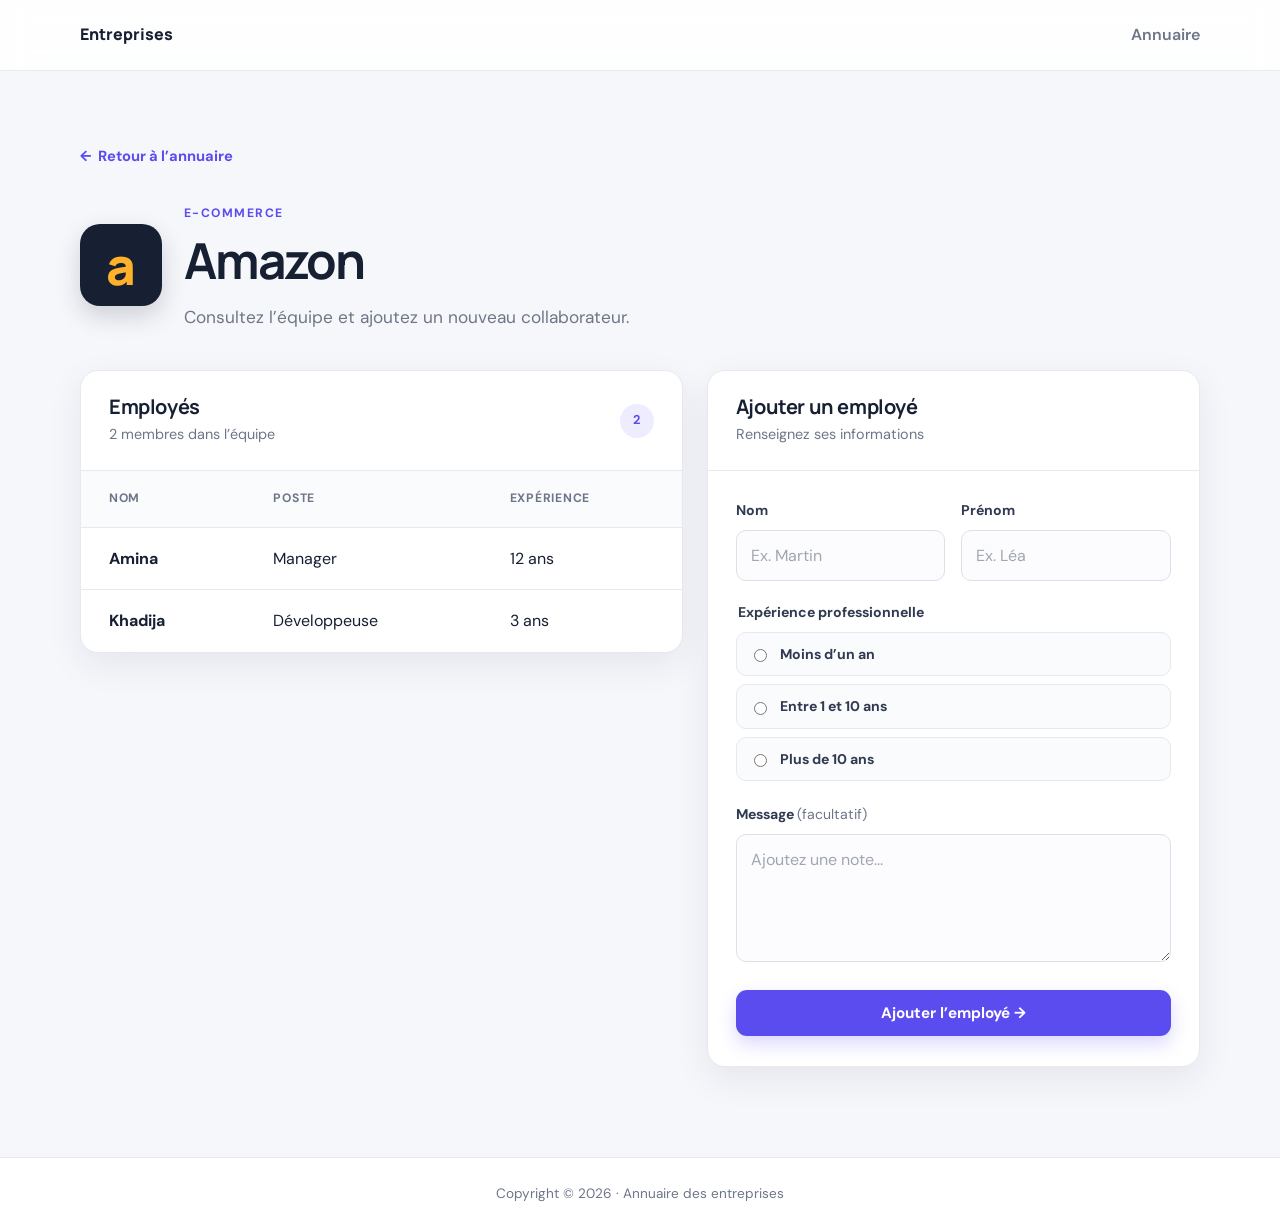
<file: details.html>
<!DOCTYPE html>
<html lang="fr">
<head>
    <meta charset="UTF-8">
    <meta name="viewport" content="width=device-width, initial-scale=1.0">
    <meta name="description" content="Consultez les employés et les informations de l'entreprise Amazon.">
    <title>Détail de l’entreprise — Amazon</title>
    <link rel="stylesheet" href="style.css">
</head>
<body>
    <header class="site-header">
        <nav class="nav container" aria-label="Navigation principale">
            <a class="brand" href="Entreprise.html"> Entreprises</a>
            <a class="nav-link" href="Entreprise.html">Annuaire</a>
        </nav>
    </header>

    <main class="container page-content">
        <a class="back-link" href="Entreprise.html"><span aria-hidden="true">←</span> Retour à l’annuaire</a>

        <section class="hero detail-hero">
            <div class="company-title">
                <div class="logo-frame"><span class="amazon-letter">a</span></div>
                <div>
                    <span class="eyebrow">E-commerce</span>
                    <h1>Amazon</h1>
                    <p class="description">Consultez l’équipe et ajoutez un nouveau collaborateur.</p>
                </div>
            </div>
        </section>

        <div class="details-grid">
            <section class="card company" aria-labelledby="employees-title">
                <div class="section-heading">
                    <div><h2 id="employees-title">Employés</h2><p>2 membres dans l’équipe</p></div>
                    <span class="count-badge">2</span>
                </div>
                <div class="table-wrapper">
                    <table>
                        <thead><tr><th scope="col">Nom</th><th scope="col">Poste</th><th scope="col">Expérience</th></tr></thead>
                        <tbody>
                            <tr><td><strong>Amina</strong></td><td>Manager</td><td>12 ans</td></tr>
                            <tr><td><strong>Khadija</strong></td><td>Développeuse</td><td>3 ans</td></tr>
                        </tbody>
                    </table>
                </div>
            </section>

            <section class="card form-section" aria-labelledby="form-title">
                <div class="section-heading"><div><h2 id="form-title">Ajouter un employé</h2><p>Renseignez ses informations</p></div></div>
                <form>
                    <div class="form-row">
                        <div class="form-group"><label for="nom">Nom</label><input type="text" id="nom" name="nom" placeholder="Ex. Martin" required></div>
                        <div class="form-group"><label for="prenom">Prénom</label><input type="text" id="prenom" name="prenom" placeholder="Ex. Léa" required></div>
                    </div>
                    <fieldset>
                        <legend>Expérience professionnelle</legend>
                        <label class="radio-option"><input type="radio" name="experience" value="-1an" required><span>Moins d’un an</span></label>
                        <label class="radio-option"><input type="radio" name="experience" value="1-10ans"><span>Entre 1 et 10 ans</span></label>
                        <label class="radio-option"><input type="radio" name="experience" value="+10ans"><span>Plus de 10 ans</span></label>
                    </fieldset>
                    <div class="form-group"><label for="message">Message <span class="optional">(facultatif)</span></label><textarea id="message" name="message" rows="4" placeholder="Ajoutez une note..."></textarea></div>
                    <button type="submit">Ajouter l’employé <span aria-hidden="true">→</span></button>
                </form>
            </section>
        </div>
    </main>

    <footer><div class="container">Copyright © 2026 · Annuaire des entreprises</div></footer>
</body>
</html>
</file>
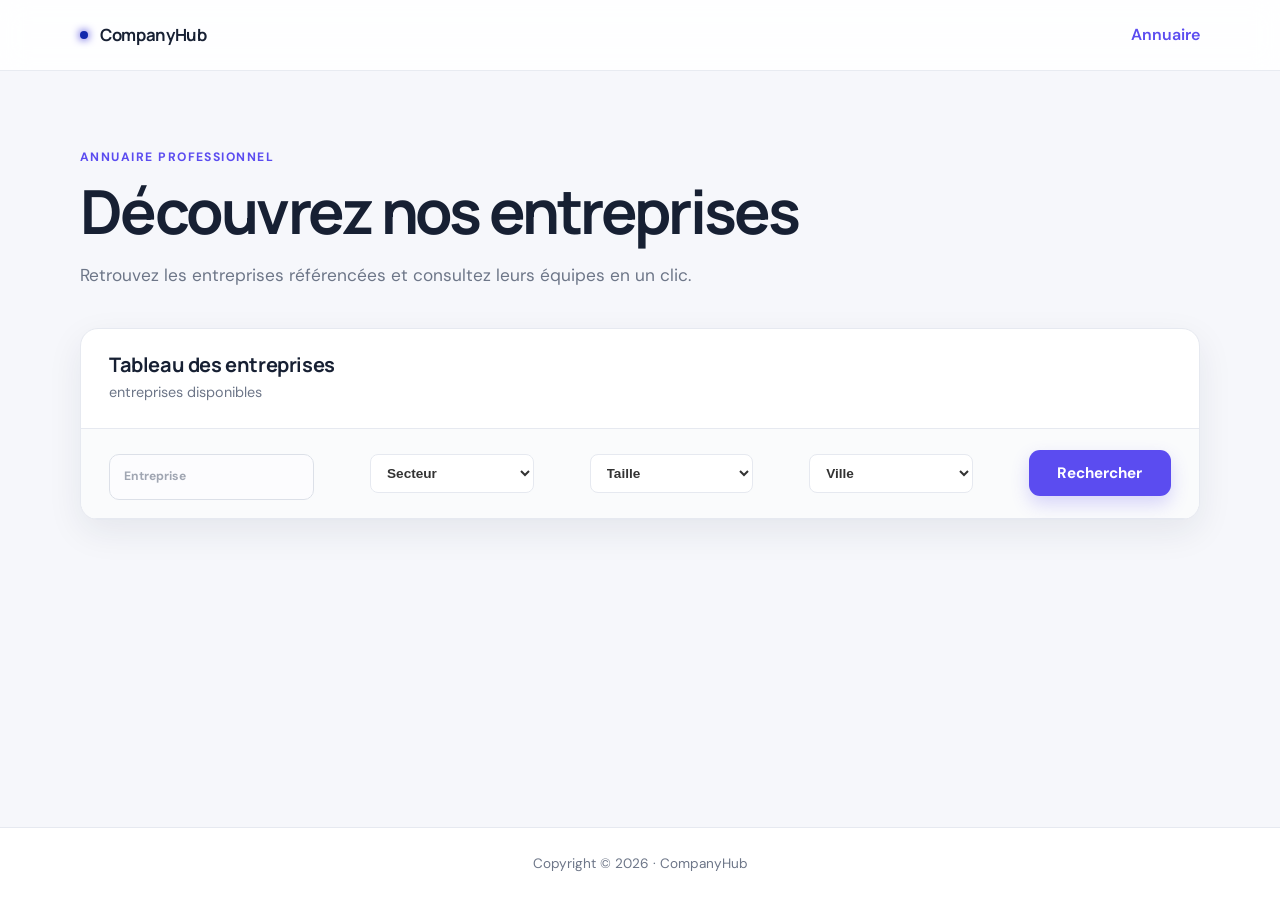
<file: Frontend/Entreprise.html>
<!DOCTYPE html>
<html lang="fr">
<head>
    <meta charset="UTF-8">
    <meta name="viewport" content="width=device-width, initial-scale=1.0">
    <meta name="description" content="Découvrez les entreprises référencées sur notre plateforme.">
    <title>CompanyHub</title>
    <link rel="stylesheet" href="style.css">
</head>
<body>
    <header class="site-header">
        <nav class="nav container" aria-label="Navigation principale">
            <a class="brand" href="Entreprise.html" aria-label="Accueil Entreprises">
            <span class="brand-indicator"></span>
            <span>CompanyHub</span>
            </a>
            <a class="nav-link active"  aria-current="page">Annuaire</a>
        </nav>
    </header>

    <main class="container page-content">
        <section class="hero">
            <span class="eyebrow">Annuaire professionnel</span>
            <h1>Découvrez nos entreprises</h1>
            <p class="description">Retrouvez les entreprises référencées et consultez leurs équipes en un clic.</p>
        </section>

        <section class="card company" aria-labelledby="companies-title">
            <div class="section-heading">
                <div>
                    <h2 id="companies-title">Tableau des entreprises</h2>
                    <p><span id="entreprisesNumber"></span> entreprises disponibles</p>
                </div>
            </div>

            <div class="table-wrapper">
                <table>
                    <thead>
                        <tr>
                            <th scope="col"><input type="text" name="" id="EntrepriseInput" oninput="filter();" placeholder="Entreprise"></th>
                            <th scope="col">
                                <select name="Secteur" id="SecteurInput">
                                    <option value="" selected>Secteur</option>
                                </select>
                            </th>
                            <th scope="col">
                                <select name="Taille" id="TailleInput">
                                    <option value="" selected>Taille</option>
                                </select>
                            </th>
                            <th scope="col">
                                 <select name="Ville" id="VilleInput">
                                    <option value="" selected>Ville</option>
                                </select>
                            </th>
                            <th scope="col"><button onclick="reloadTable()">Rechercher</button><span class="sr-only">Action</span></th>
                        </tr>
                        
                    </thead>
                    <tbody id="tableBodyEntreprise">
                       
                    </tbody>
                </table>
            </div>
        </section>
    </main>

    <footer><div class="container">Copyright © 2026 · CompanyHub</div></footer>
    <script src="JS/Entreprise.js"></script>
    <script src="JS/conf.js"></script>
</body>
</html>
</file>
<file: style.css>
@import url('https://fonts.googleapis.com/css2?family=DM+Sans:wght@400;500;600;700&family=Manrope:wght@700;800&display=swap');

:root {
    --primary: #5b4cf0;
    --primary-dark: #4436d8;
    --primary-soft: #eeecff;
    --ink: #172033;
    --muted: #6d7688;
    --line: #e6e9f0;
    --surface: #ffffff;
    --background: #f6f7fb;
    --success: #157f62;
    --radius: 18px;
    --shadow: 0 12px 35px rgba(31, 39, 68, .08);
}

* { box-sizing: border-box; }

body {
    margin: 0;
    min-height: 100vh;
    display: flex;
    flex-direction: column;
    color: var(--ink);
    background: var(--background);
    font-family: "DM Sans", sans-serif;
    line-height: 1.6;
}

.container { width: min(1120px, calc(100% - 40px)); margin-inline: auto; }

.site-header {
    position: sticky;
    top: 0;
    z-index: 10;
    background: rgba(255, 255, 255, .88);
    border-bottom: 1px solid rgba(230, 233, 240, .9);
    backdrop-filter: blur(14px);
}

.nav { min-height: 70px; display: flex; align-items: center; justify-content: space-between; }
.brand { display: inline-flex; align-items: center; gap: 10px; color: var(--ink); font-family: Manrope, sans-serif; font-weight: 800; text-decoration: none; }
.brand-mark { display: grid; width: 36px; height: 36px; place-items: center; color: white; background: linear-gradient(135deg, #7567ff, #4b3adb); border-radius: 10px; box-shadow: 0 6px 14px rgba(91, 76, 240, .25); }
.nav-link { color: var(--muted); font-weight: 600; text-decoration: none; }
.nav-link:hover, .nav-link.active { color: var(--primary); }

.page-content { flex: 1; padding-block: 72px 90px; }
.hero { max-width: 750px; margin-bottom: 38px; }
.eyebrow { display: inline-block; margin-bottom: 8px; color: var(--primary); font-size: .76rem; font-weight: 700; letter-spacing: .12em; text-transform: uppercase; }
h1, h2 { margin: 0; font-family: Manrope, sans-serif; line-height: 1.2; }
h1 { font-size: clamp(2.25rem, 5vw, 3.8rem); letter-spacing: -.045em; }
h2 { font-size: 1.25rem; letter-spacing: -.02em; }
.description { margin: 14px 0 0; color: var(--muted); font-size: 1.08rem; }

.card { overflow: hidden; background: var(--surface); border: 1px solid var(--line); border-radius: var(--radius); box-shadow: var(--shadow); }
.section-heading { display: flex; align-items: center; justify-content: space-between; gap: 20px; padding: 24px 28px; border-bottom: 1px solid var(--line); }
.section-heading p { margin: 4px 0 0; color: var(--muted); font-size: .9rem; }
.status-badge, .count-badge, .category-badge { display: inline-flex; align-items: center; border-radius: 999px; font-size: .8rem; font-weight: 700; white-space: nowrap; }
.status-badge { padding: 6px 11px; color: var(--success); background: #e9f8f3; }
.count-badge { justify-content: center; width: 34px; height: 34px; color: var(--primary); background: var(--primary-soft); }
.category-badge { padding: 6px 11px; color: #5143ca; background: var(--primary-soft); }

.table-wrapper { overflow-x: auto; }
table { width: 100%; border-collapse: collapse; }
th, td { padding: 18px 28px; text-align: left; border-bottom: 1px solid var(--line); }
th { color: var(--muted); background: #fafbfc; font-size: .76rem; font-weight: 700; letter-spacing: .06em; text-transform: uppercase; }
tbody tr:last-child td { border-bottom: 0; }
tbody tr { transition: background .2s ease; }
tbody tr:hover { background: #fafaff; }
.company-identity { display: flex; align-items: center; gap: 15px; }
.company-logo { width: 52px; height: 52px; object-fit: contain; background: #fff; border: 1px solid var(--line); border-radius: 12px; }
.table-action { text-align: right; }
.details-link, .back-link { color: var(--primary); font-weight: 700; text-decoration: none; }
.details-link:hover, .back-link:hover { color: var(--primary-dark); }
.sr-only { position: absolute; width: 1px; height: 1px; padding: 0; overflow: hidden; clip: rect(0, 0, 0, 0); white-space: nowrap; border: 0; }

.back-link { display: inline-flex; gap: 7px; margin-bottom: 30px; font-size: .92rem; }
.detail-hero { max-width: none; }
.company-title { display: flex; align-items: center; gap: 22px; }
.company-title h1 { font-size: clamp(2rem, 4vw, 3.1rem); }
.logo-frame { display: grid; flex: 0 0 auto; width: 82px; height: 82px; place-items: center; background: #172033; border-radius: 20px; box-shadow: 0 10px 24px rgba(23, 32, 51, .18); }
.amazon-letter { color: #ffb229; font: 800 3.2rem/1 Manrope, sans-serif; }
.details-grid { display: grid; grid-template-columns: minmax(0, 1.1fr) minmax(350px, .9fr); gap: 24px; align-items: start; }

form { padding: 26px 28px 30px; }
.form-row { display: grid; grid-template-columns: 1fr 1fr; gap: 16px; }
.form-group { margin-bottom: 20px; }
label, legend { color: #303a50; font-size: .88rem; font-weight: 700; }
input[type="text"], textarea { width: 100%; margin-top: 7px; padding: 12px 14px; color: var(--ink); background: #fcfcfe; border: 1px solid #dce0e8; border-radius: 10px; font: inherit; outline: none; transition: border .2s, box-shadow .2s; }
textarea { resize: vertical; min-height: 110px; }
input[type="text"]:focus, textarea:focus { border-color: var(--primary); box-shadow: 0 0 0 3px rgba(91, 76, 240, .12); }
input::placeholder, textarea::placeholder { color: #a0a6b2; }
fieldset { display: grid; gap: 8px; margin: 0 0 20px; padding: 0; border: 0; }
legend { margin-bottom: 8px; }
.radio-option { display: flex; align-items: center; gap: 10px; padding: 10px 12px; background: #fafbfc; border: 1px solid var(--line); border-radius: 10px; cursor: pointer; }
.radio-option:hover { border-color: #c9c3ff; background: #f8f7ff; }
input[type="radio"] { accent-color: var(--primary); }
.optional { color: var(--muted); font-weight: 400; }
button { width: 100%; padding: 13px 18px; color: white; background: var(--primary); border: 0; border-radius: 11px; box-shadow: 0 8px 18px rgba(91, 76, 240, .22); font: 700 .95rem "DM Sans", sans-serif; cursor: pointer; transition: transform .2s, background .2s; }
button:hover { background: var(--primary-dark); transform: translateY(-1px); }
button:focus-visible, a:focus-visible { outline: 3px solid rgba(91, 76, 240, .35); outline-offset: 3px; }

footer { padding: 25px 0; color: var(--muted); background: white; border-top: 1px solid var(--line); text-align: center; font-size: .85rem; }

@media (max-width: 800px) {
    .page-content { padding-block: 48px 65px; }
    .details-grid { grid-template-columns: 1fr; }
}

@media (max-width: 560px) {
    .container { width: min(100% - 28px, 1120px); }
    .page-content { padding-block: 38px 55px; }
    .hero { margin-bottom: 28px; }
    .company-title { align-items: flex-start; }
    .logo-frame { width: 64px; height: 64px; border-radius: 16px; }
    .amazon-letter { font-size: 2.5rem; }
    .section-heading, th, td, form { padding-left: 20px; padding-right: 20px; }
    .form-row { grid-template-columns: 1fr; gap: 0; }
    .company-logo { width: 44px; height: 44px; }
    .details-link { white-space: nowrap; }
}
</file>
<file: Frontend/style.css>
@import url('https://fonts.googleapis.com/css2?family=DM+Sans:wght@400;500;600;700&family=Manrope:wght@700;800&display=swap');

:root {
    --primary: #5b4cf0;
    --primary-dark: #4436d8;
    --primary-soft: #eeecff;
    --ink: #172033;
    --muted: #6d7688;
    --line: #e6e9f0;
    --surface: #ffffff;
    --background: #f6f7fb;
    --success: #157f62;
    --radius: 18px;
    --shadow: 0 12px 35px rgba(31, 39, 68, .08);
}

* { box-sizing: border-box; }

body {
    margin: 0;
    min-height: 100vh;
    display: flex;
    flex-direction: column;
    color: var(--ink);
    background: var(--background);
    font-family: "DM Sans", sans-serif;
    line-height: 1.6;
}

.container { width: min(1120px, calc(100% - 40px)); margin-inline: auto; }

.site-header {
    position: sticky;
    top: 0;
    z-index: 10;
    background: rgba(255, 255, 255, .88);
    border-bottom: 1px solid rgba(230, 233, 240, .9);
    backdrop-filter: blur(14px);
}

.nav { min-height: 70px; display: flex; align-items: center; justify-content: space-between; }
.brand { display: inline-flex; align-items: center; gap: 10px; color: var(--ink); font-family: Manrope, sans-serif; font-weight: 800; text-decoration: none; }
.brand-mark { display: grid; width: 36px; height: 36px; place-items: center; color: white; background: linear-gradient(135deg, #7567ff, #4b3adb); border-radius: 10px; box-shadow: 0 6px 14px rgba(91, 76, 240, .25); }
.nav-link { color: var(--muted); font-weight: 600; text-decoration: none; }
.nav-link:hover, .nav-link.active { color: var(--primary); }
.brand {
    display: flex;
    align-items: center;
    gap: 12px;
    text-decoration: none;
    color: var(--text-primary);
    font-weight: 700;
    font-size: 1.05rem;
    letter-spacing: -0.02em;
}

.brand-indicator {
    display: inline-block;
    width: 8px;
    height: 8px;
    min-width: 8px;
    min-height: 8px;
    border-radius: 50%;
    background: #1128ac;
    box-shadow: 0 0 8px #1309cf;
    flex-shrink: 0;
}
.page-content { flex: 1; padding-block: 72px 90px; }
.hero { max-width: 750px; margin-bottom: 38px; }
.eyebrow { display: inline-block; margin-bottom: 8px; color: var(--primary); font-size: .76rem; font-weight: 700; letter-spacing: .12em; text-transform: uppercase; }
h1, h2 { margin: 0; font-family: Manrope, sans-serif; line-height: 1.2; }
h1 { font-size: clamp(2.25rem, 5vw, 3.8rem); letter-spacing: -.045em; }
h2 { font-size: 1.25rem; letter-spacing: -.02em; }
.description { margin: 14px 0 0; color: var(--muted); font-size: 1.08rem; }

.card { overflow: hidden; background: var(--surface); border: 1px solid var(--line); border-radius: var(--radius); box-shadow: var(--shadow); }
.section-heading { display: flex; align-items: center; justify-content: space-between; gap: 20px; padding: 24px 28px; border-bottom: 1px solid var(--line); }
.section-heading p { margin: 4px 0 0; color: var(--muted); font-size: .9rem; }
.status-badge, .count-badge, .category-badge { display: inline-flex; align-items: center; border-radius: 999px; font-size: .8rem; font-weight: 700; white-space: nowrap; }
.status-badge { padding: 6px 11px; color: var(--success); background: #e9f8f3; }
.count-badge { justify-content: center; width: 34px; height: 34px; color: var(--primary); background: var(--primary-soft); }
.category-badge { padding: 6px 11px; color: #5143ca; background: var(--primary-soft); }

.table-wrapper { overflow-x: auto; }
table { width: 100%; border-collapse: collapse; }
th, td { padding: 18px 28px; text-align: left; border-bottom: 1px solid var(--line); }
th { color: var(--muted); background: #fafbfc; font-size: .76rem; font-weight: 700; letter-spacing: .06em; text-transform: uppercase; }
th select {
    text-transform: none;
    letter-spacing: normal;
}
tbody tr:last-child td { border-bottom: 0; }
tbody tr { transition: background .2s ease; }
tbody tr:hover { background: #fafaff; }
.company-identity { display: flex; align-items: center; gap: 15px; }
.company-logo { width: 52px; height: 52px; object-fit: contain; background: #fff; border: 1px solid var(--line); border-radius: 12px; }
.table-action { text-align: right; }
.details-link, .back-link { color: var(--primary); font-weight: 700; text-decoration: none; }
.details-link:hover, .back-link:hover { color: var(--primary-dark); }
.sr-only { position: absolute; width: 1px; height: 1px; padding: 0; overflow: hidden; clip: rect(0, 0, 0, 0); white-space: nowrap; border: 0; }


/* Filtres Secteur, Taille et Ville */
#SecteurInput,
#TailleInput,
#VilleInput {
    width: 100%;
    min-width: 140px;
    padding: 10px 12px;
    border: 1px solid var(--line);
    border-radius: 8px;
    background: #fff;
    color: #333;
    font-size: .85rem;
    font-weight: 600;
    cursor: pointer;
    outline: none;
    transition: border-color .2s ease, box-shadow .2s ease;
}

/* Au survol */
#SecteurInput:hover,
#TailleInput:hover,
#VilleInput:hover {
    border-color: var(--primary);
}

/* Quand le select est sélectionné */
#SecteurInput:focus,
#TailleInput:focus,
#VilleInput:focus {
    border-color: var(--primary);
    box-shadow: 0 0 0 3px rgba(0, 0, 0, 0.08);
}

/* Option par défaut */
#SecteurInput option:first-child,
#TailleInput option:first-child,
#VilleInput option:first-child {
    color: var(--muted);
}
.back-link { display: inline-flex; gap: 7px; margin-bottom: 30px; font-size: .92rem; }
.detail-hero { max-width: none; }
.company-title { display: flex; align-items: center; gap: 22px; }
.company-title h1 { font-size: clamp(2rem, 4vw, 3.1rem); }
.logo-frame { display: grid; flex: 0 0 auto; width: 82px; height: 82px; place-items: center; background: #172033; border-radius: 20px; box-shadow: 0 10px 24px rgba(23, 32, 51, .18); }
.amazon-letter { color: #ffb229; font: 800 3.2rem/1 Manrope, sans-serif; }
.details-grid { display: grid; grid-template-columns: minmax(0, 1.1fr) minmax(350px, .9fr); gap: 24px; align-items: start; }

form { padding: 26px 28px 30px; }
.form-row { display: grid; grid-template-columns: 1fr 1fr; gap: 16px; }
.form-group { margin-bottom: 20px; }
label, legend { color: #303a50; font-size: .88rem; font-weight: 700; }
input[type="text"], textarea { width: 100%; margin-top: 7px; padding: 12px 14px; color: var(--ink); background: #fcfcfe; border: 1px solid #dce0e8; border-radius: 10px; font: inherit; outline: none; transition: border .2s, box-shadow .2s; }
textarea { resize: vertical; min-height: 110px; }
input[type="text"]:focus, textarea:focus { border-color: var(--primary); box-shadow: 0 0 0 3px rgba(91, 76, 240, .12); }
input::placeholder, textarea::placeholder { color: #a0a6b2; }
fieldset { display: grid; gap: 8px; margin: 0 0 20px; padding: 0; border: 0; }
legend { margin-bottom: 8px; }
.radio-option { display: flex; align-items: center; gap: 10px; padding: 10px 12px; background: #fafbfc; border: 1px solid var(--line); border-radius: 10px; cursor: pointer; }
.radio-option:hover { border-color: #c9c3ff; background: #f8f7ff; }
input[type="radio"] { accent-color: var(--primary); }
.optional { color: var(--muted); font-weight: 400; }
button { width: 100%; padding: 13px 18px; color: white; background: var(--primary); border: 0; border-radius: 11px; box-shadow: 0 8px 18px rgba(91, 76, 240, .22); font: 700 .95rem "DM Sans", sans-serif; cursor: pointer; transition: transform .2s, background .2s; }
button:hover { background: var(--primary-dark); transform: translateY(-1px); }
button:focus-visible, a:focus-visible { outline: 3px solid rgba(91, 76, 240, .35); outline-offset: 3px; }

footer { padding: 25px 0; color: var(--muted); background: white; border-top: 1px solid var(--line); text-align: center; font-size: .85rem; }

@media (max-width: 800px) {
    .page-content { padding-block: 48px 65px; }
    .details-grid { grid-template-columns: 1fr; }
}

@media (max-width: 560px) {
    .container { width: min(100% - 28px, 1120px); }
    .page-content { padding-block: 38px 55px; }
    .hero { margin-bottom: 28px; }
    .company-title { align-items: flex-start; }
    .logo-frame { width: 64px; height: 64px; border-radius: 16px; }
    .amazon-letter { font-size: 2.5rem; }
    .section-heading, th, td, form { padding-left: 20px; padding-right: 20px; }
    .form-row { grid-template-columns: 1fr; gap: 0; }
    .company-logo { width: 44px; height: 44px; }
    .details-link { white-space: nowrap; }
}
</file>
